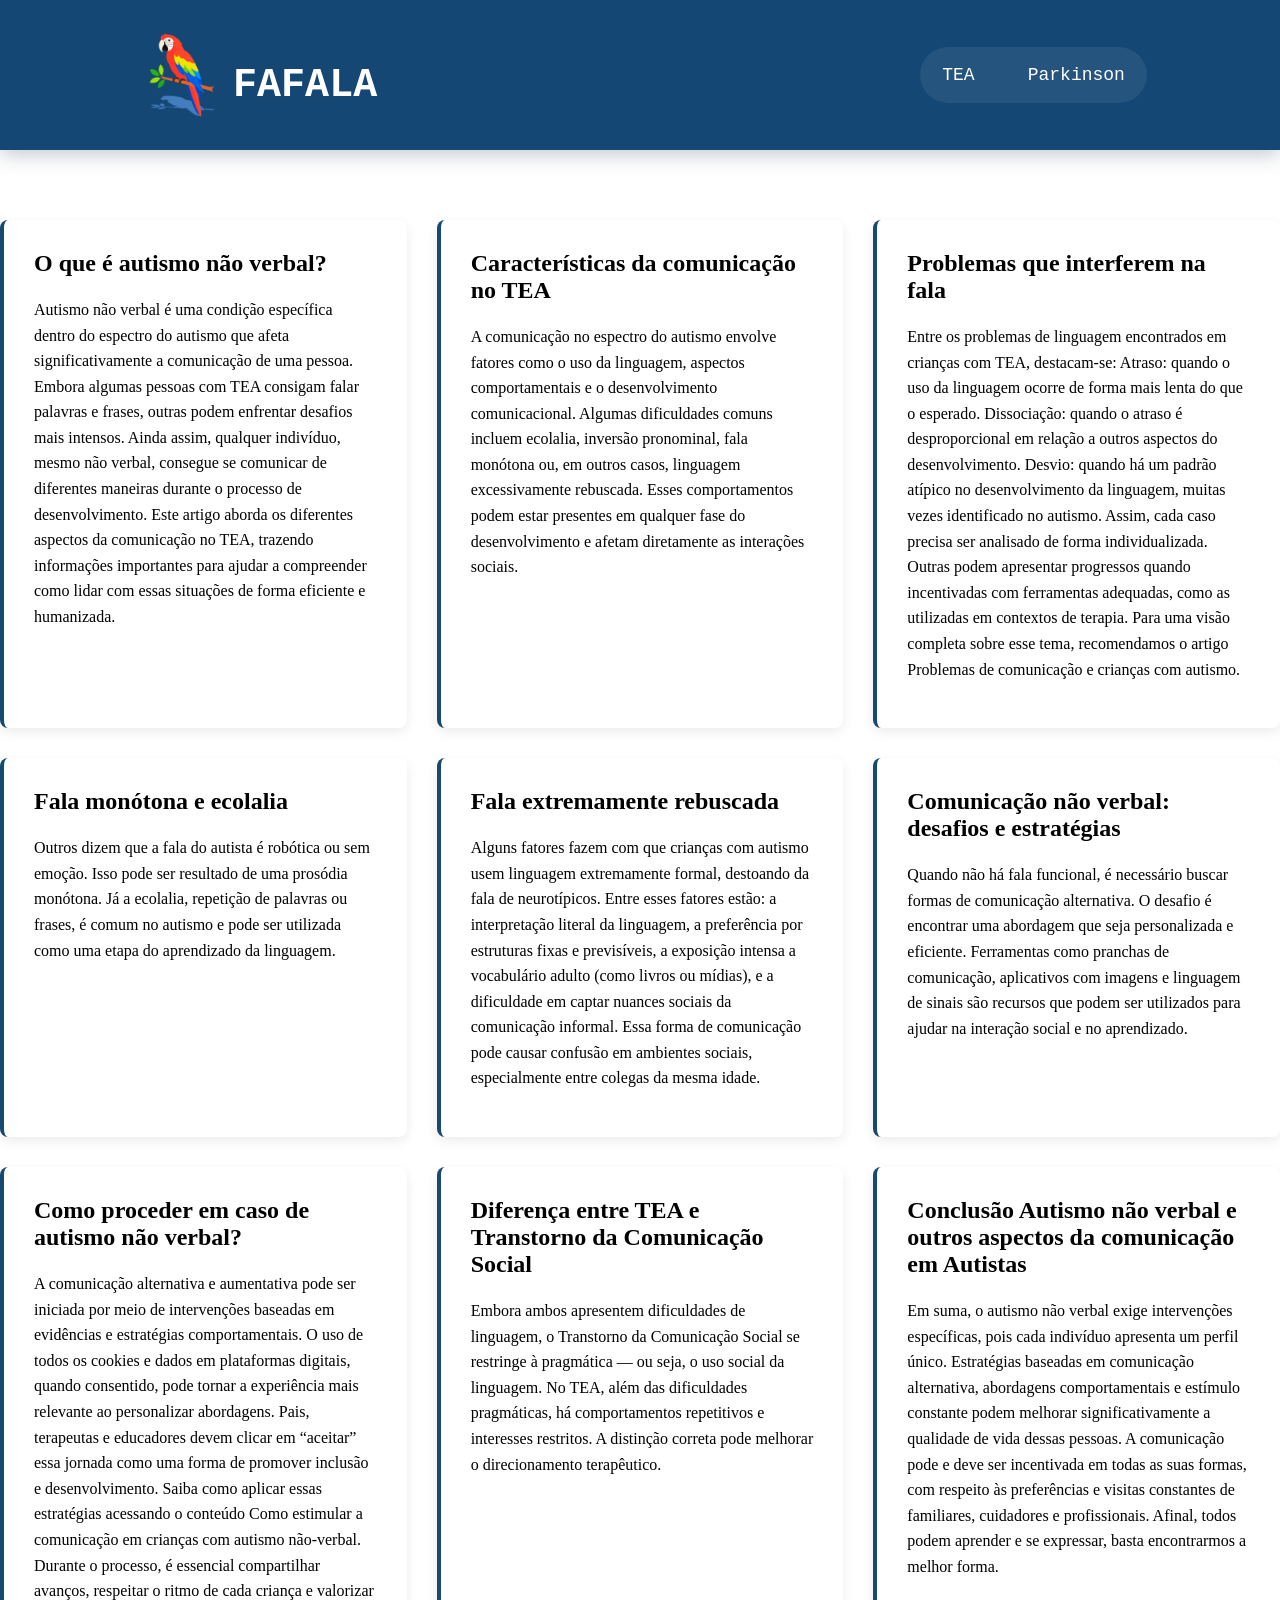
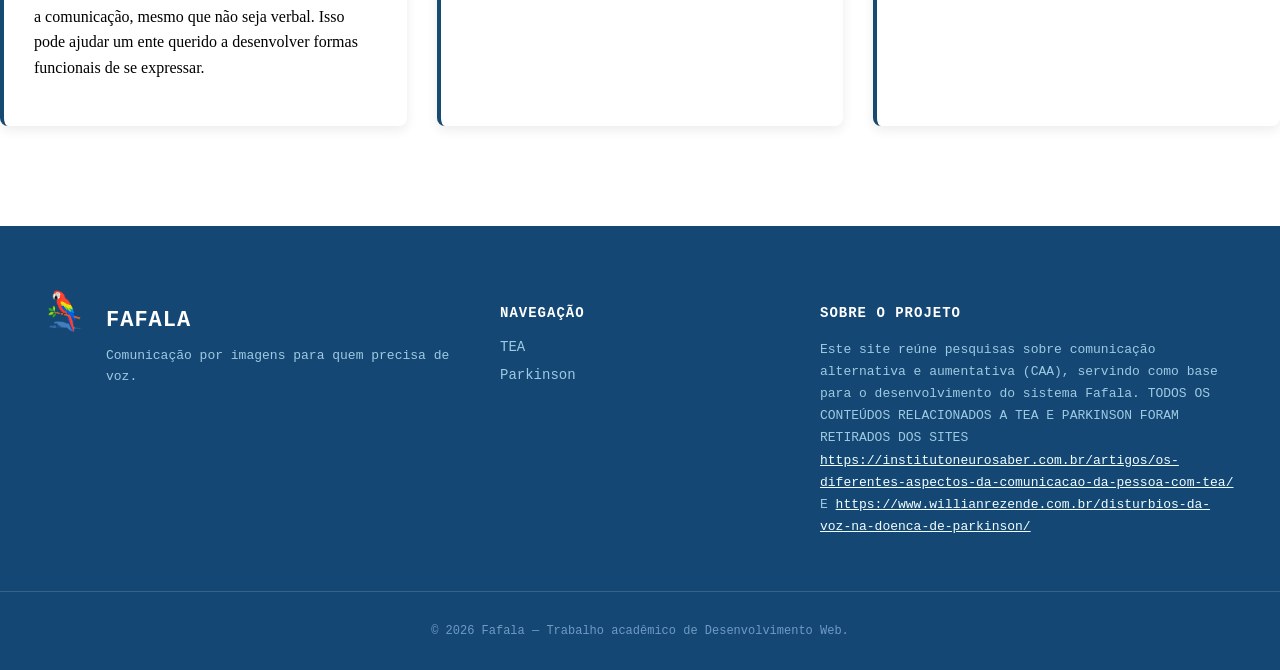
<file: index.html>
<!DOCTYPE html>
<html lang="en">
<head>
    <meta charset="UTF-8">
    <meta name="viewport" content="width=device-width, initial-scale=1.0">
    <link rel="stylesheet" href="tea.css">
    <title>FAFALA</title>
</head>
<body>
    <header>
    <div class="header-container">
      <div class="logo">
        <img src="papagaio.png" alt="">
      </div>
      <div class="titulo">
        <h1>FAFALA</h1>
      </div>
      <div class="navegacao">
        <nav>
          <a href="index.html">TEA</a>
          <a href="parkinson.html">Parkinson</a>
        </nav>
      </div>
    </div>
  </header>
    <section class="cards">
        <div class="card">
            <h2>O que é autismo não verbal?</h2>
            <p>
                Autismo não verbal é uma condição específica dentro do espectro do autismo que afeta significativamente a comunicação de uma pessoa. Embora algumas pessoas com TEA consigam falar palavras e frases, outras podem enfrentar desafios mais intensos. Ainda assim, qualquer indivíduo, mesmo não verbal, consegue se comunicar de diferentes maneiras durante o processo de desenvolvimento. Este artigo aborda os diferentes aspectos da comunicação no TEA, trazendo informações importantes para ajudar a compreender como lidar com essas situações de forma eficiente e humanizada.
            </p>
        </div>

        <div class="card">
            <h2>Características da comunicação no TEA</h2>
            <p>
                A comunicação no espectro do autismo envolve fatores como o uso da linguagem, aspectos comportamentais e o desenvolvimento comunicacional. Algumas dificuldades comuns incluem ecolalia, inversão pronominal, fala monótona ou, em outros casos, linguagem excessivamente rebuscada. Esses comportamentos podem estar presentes em qualquer fase do desenvolvimento e afetam diretamente as interações sociais.
            </p>
        </div>

        <div class="card">
            <h2>
                Problemas que interferem na fala
            </h2>
            <p>Entre os problemas de linguagem encontrados em crianças com TEA, destacam-se:
            Atraso: quando o uso da linguagem ocorre de forma mais lenta do que o esperado.
            Dissociação: quando o atraso é desproporcional em relação a outros aspectos do desenvolvimento.
            Desvio: quando há um padrão atípico no desenvolvimento da linguagem, muitas vezes identificado no autismo.
            Assim, cada caso precisa ser analisado de forma individualizada. Outras podem apresentar progressos quando incentivadas com ferramentas adequadas, como as utilizadas em contextos de terapia.

            Para uma visão completa sobre esse tema, recomendamos o artigo Problemas de comunicação e crianças com autismo.
            </p>
        </div>
        
        <div class="card">
        <h2>Fala monótona e ecolalia</h2> 
        <p>Outros dizem que a fala do autista é robótica ou sem emoção. Isso pode ser resultado de uma prosódia monótona. Já a ecolalia, repetição de palavras ou frases, é comum no autismo e pode ser utilizada como uma etapa do aprendizado da linguagem.</p>
        </div>
        
        <div class="card">
            <h2>Fala extremamente rebuscada</h2>
            <p>Alguns fatores fazem com que crianças com autismo usem linguagem extremamente formal, destoando da fala de neurotípicos. Entre esses fatores estão: a interpretação literal da linguagem, a preferência por estruturas fixas e previsíveis, a exposição intensa a vocabulário adulto (como livros ou mídias), e a dificuldade em captar nuances sociais da comunicação informal.

    Essa forma de comunicação pode causar confusão em ambientes sociais, especialmente entre colegas da mesma idade.</p>
        </div>

        <div class="card">
            <h2>Comunicação não verbal: desafios e estratégias</h2>
            <p>Quando não há fala funcional, é necessário buscar formas de comunicação alternativa. O desafio é encontrar uma abordagem que seja personalizada e eficiente. Ferramentas como pranchas de comunicação, aplicativos com imagens e linguagem de sinais são recursos que podem ser utilizados para ajudar na interação social e no aprendizado.</p>
        </div>

        <div class="card">
            <h2>Como proceder em caso de autismo não verbal?</h2>
            <p>A comunicação alternativa e aumentativa pode ser iniciada por meio de intervenções baseadas em evidências e estratégias comportamentais. O uso de todos os cookies e dados em plataformas digitais, quando consentido, pode tornar a experiência mais relevante ao personalizar abordagens. Pais, terapeutas e educadores devem clicar em “aceitar” essa jornada como uma forma de promover inclusão e desenvolvimento.

            Saiba como aplicar essas estratégias acessando o conteúdo Como estimular a comunicação em crianças com autismo não-verbal.

            Durante o processo, é essencial compartilhar avanços, respeitar o ritmo de cada criança e valorizar a comunicação, mesmo que não seja verbal. Isso pode ajudar um ente querido a desenvolver formas funcionais de se expressar.</p>
        </div>

        <div class="card">
            <h2>Diferença entre TEA e Transtorno da Comunicação Social</h2>
            <p>Embora ambos apresentem dificuldades de linguagem, o Transtorno da Comunicação Social se restringe à pragmática — ou seja, o uso social da linguagem. No TEA, além das dificuldades pragmáticas, há comportamentos repetitivos e interesses restritos. A distinção correta pode melhorar o direcionamento terapêutico.</p>
        </div>

        <div class="card">
            <h2>Conclusão Autismo não verbal e outros aspectos da comunicação em Autistas</h2>
            <p>Em suma, o autismo não verbal exige intervenções específicas, pois cada indivíduo apresenta um perfil único. Estratégias baseadas em comunicação alternativa, abordagens comportamentais e estímulo constante podem melhorar significativamente a qualidade de vida dessas pessoas. A comunicação pode e deve ser incentivada em todas as suas formas, com respeito às preferências e visitas constantes de familiares, cuidadores e profissionais. Afinal, todos podem aprender e se expressar, basta encontrarmos a melhor forma.</p>
        </div>
    </section>
    <footer>
    <div class="footer-container">
      <div class="footer-brand">
        <img src="papagaio.png" alt="Logo Fafala" class="footer-logo">
        <div>
          <h3>FAFALA</h3>
          <p>Comunicação por imagens para quem precisa de voz.</p>
        </div>
      </div>

      <div class="footer-links">
        <h4>Navegação</h4>
        <a href="index.html">TEA</a>
        <a href="parkinson.html">Parkinson</a>
      </div>

      <div class="footer-sobre">
        <h4>Sobre o projeto</h4>
        <p>Este site reúne pesquisas sobre comunicação alternativa e aumentativa (CAA), 
          servindo como base para o desenvolvimento do sistema Fafala.
        TODOS OS CONTEÚDOS RELACIONADOS A TEA E PARKINSON FORAM RETIRADOS 
        DOS SITES <a href="https://institutoneurosaber.com.br/artigos/os-diferentes-aspectos-da-comunicacao-da-pessoa-com-tea/">https://institutoneurosaber.com.br/artigos/os-diferentes-aspectos-da-comunicacao-da-pessoa-com-tea/</a>
      E <a href="https://www.willianrezende.com.br/disturbios-da-voz-na-doenca-de-parkinson/">https://www.willianrezende.com.br/disturbios-da-voz-na-doenca-de-parkinson/</a>
      </p>
    
      </div>
    </div>

    <div class="footer-bottom">
      <p>&copy; 2026 Fafala — Trabalho acadêmico de Desenvolvimento Web.</p>
    </div>
  </footer>
</body>
</html>
</file>
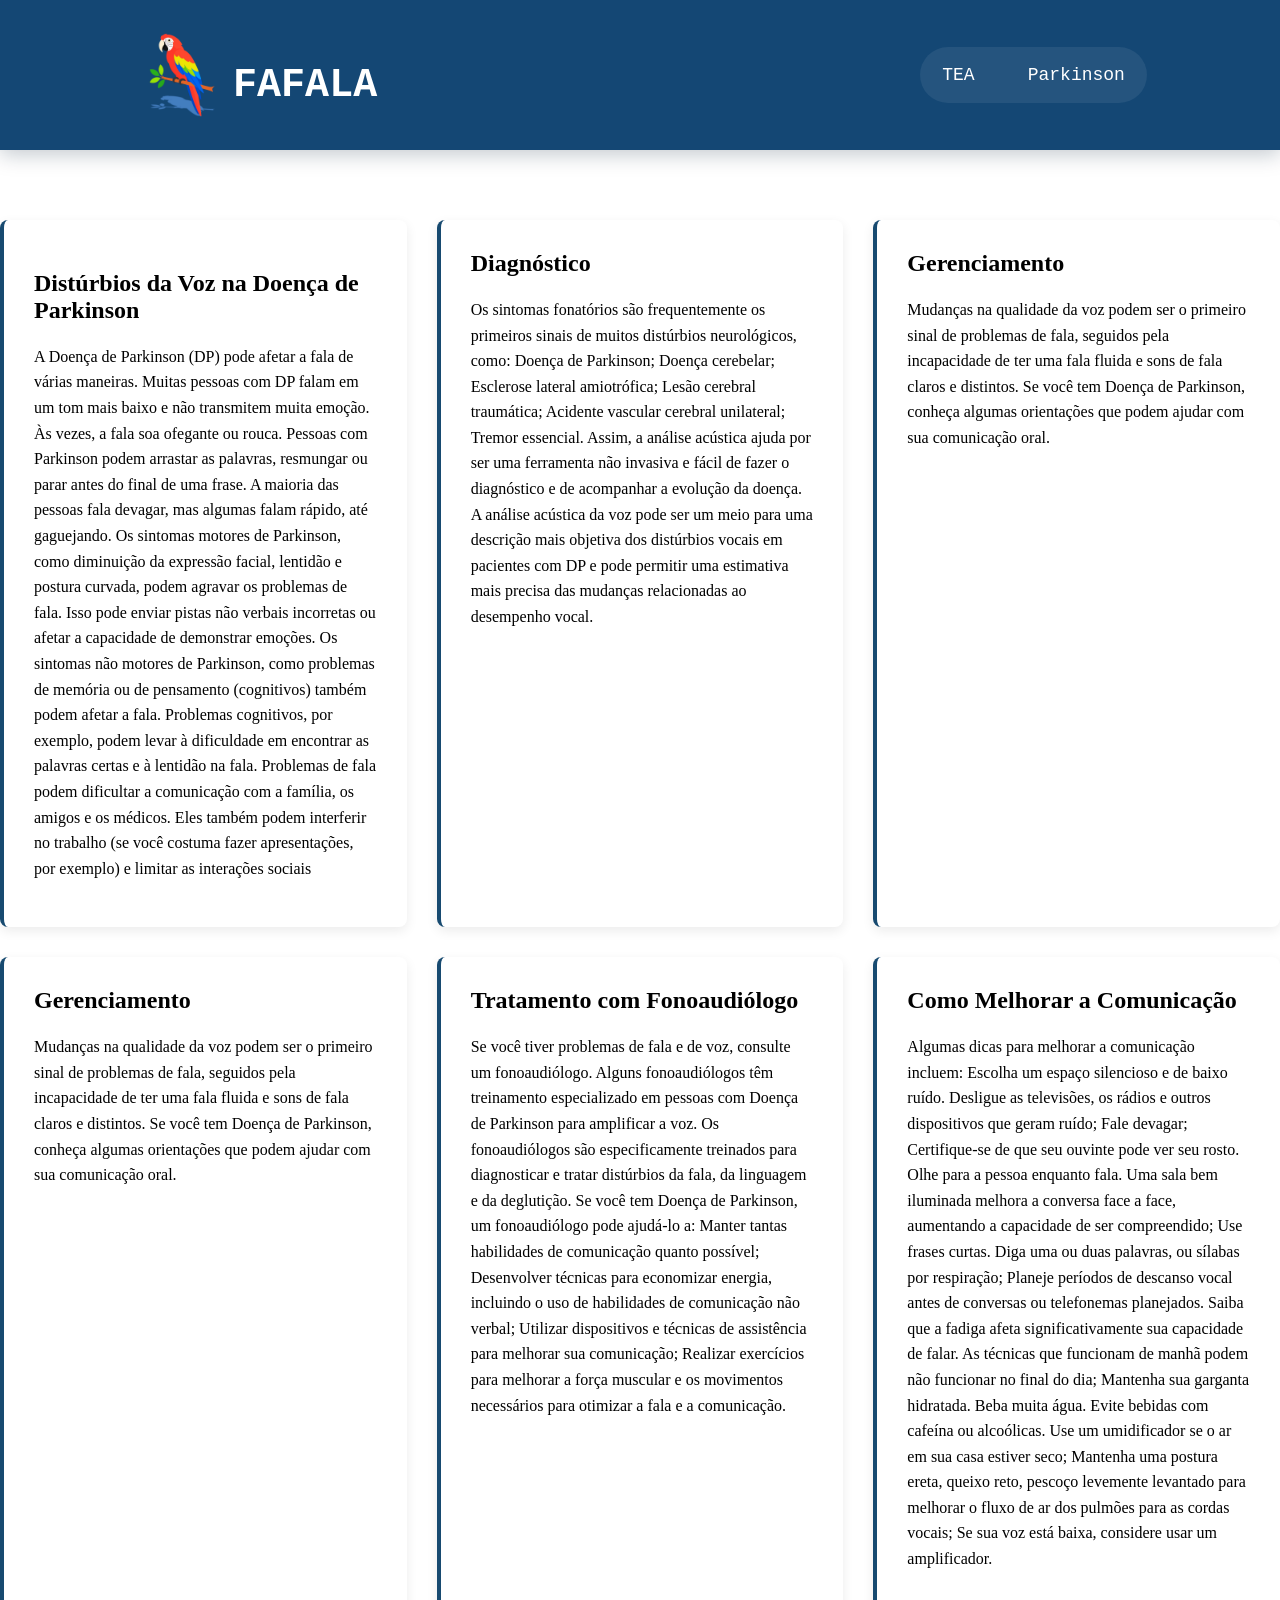
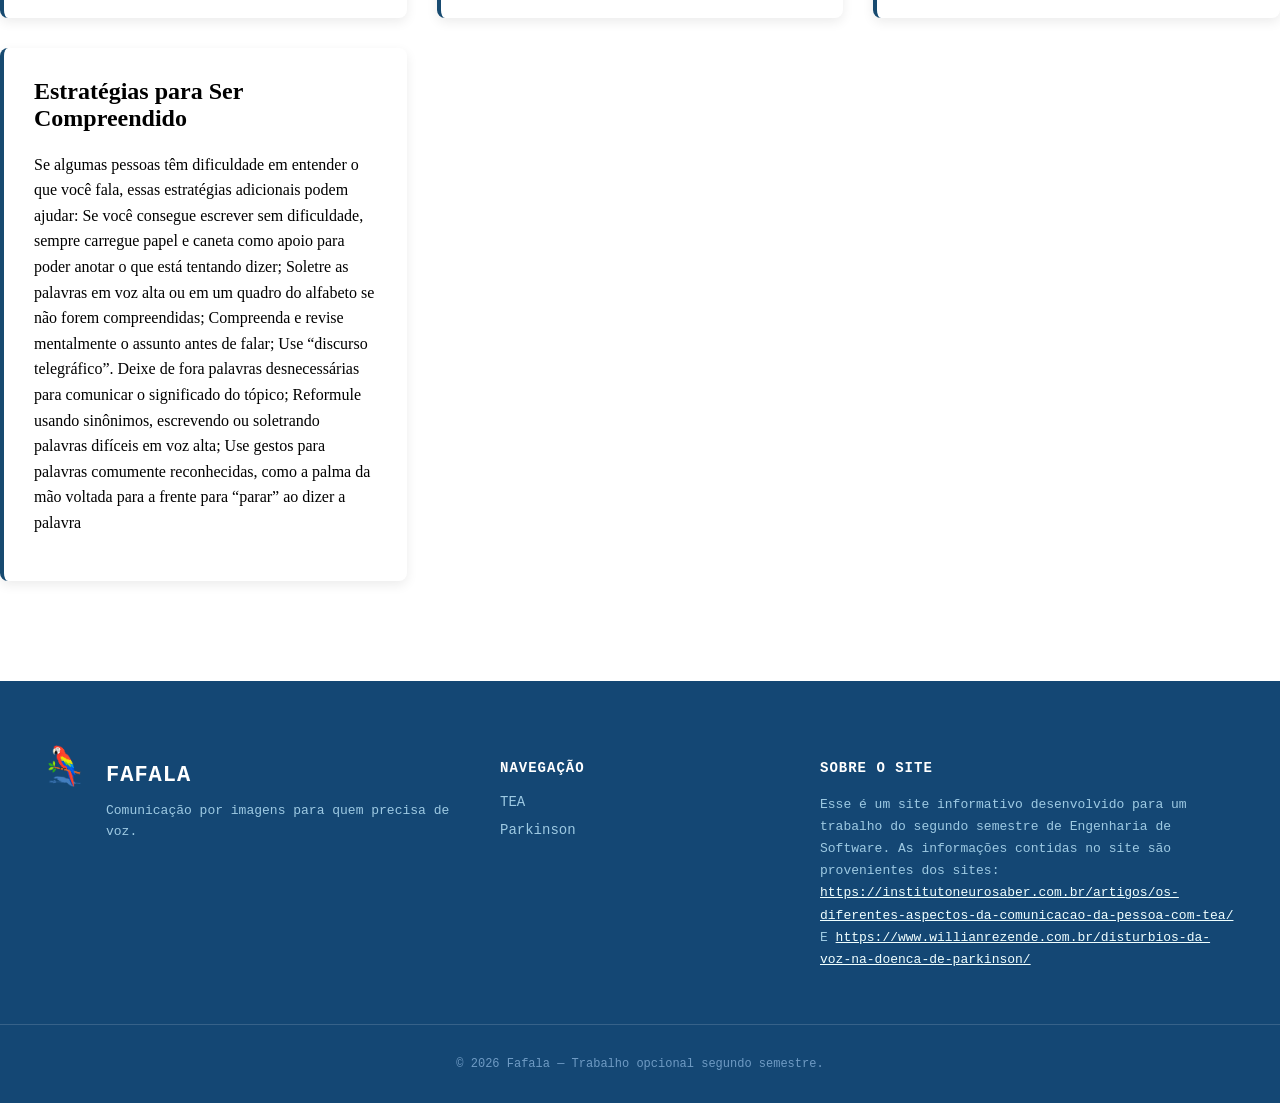
<file: parkinson.html>
<!DOCTYPE html>
<html lang="en">
<head>
    <meta charset="UTF-8">
    <meta name="viewport" content="width=device-width, initial-scale=1.0">
    <link rel="stylesheet" href="parkinson.css">
    <title>FAFALA</title>
</head>
<body>
    <header>
    <div class="header-container">
      <div class="logo">
        <img src="papagaio.png" alt="">
      </div>
      <div class="titulo">
        <h1>FAFALA</h1>
      </div>
      <div class="navegacao">
        <nav>
          <a href="index.html">TEA</a>
          <a href="parkinson.html">Parkinson</a>
        </nav>
      </div>
    </div>
  </header>
    <section class="cards">
        <div class="card">
        <h1>Distúrbios da Voz na Doença de Parkinson</h1>
        <p>A Doença de Parkinson (DP) pode afetar a fala de várias maneiras. Muitas pessoas com DP falam em um tom mais baixo e não transmitem muita emoção. Às vezes, a fala soa ofegante ou rouca.

    Pessoas com Parkinson podem arrastar as palavras, resmungar ou parar antes do final de uma frase. A maioria das pessoas fala devagar, mas algumas falam rápido, até gaguejando.

    Os sintomas motores de Parkinson, como diminuição da expressão facial, lentidão e postura curvada, podem agravar os problemas de fala. Isso pode enviar pistas não verbais incorretas ou afetar a capacidade de demonstrar emoções.

    Os sintomas não motores de Parkinson, como problemas de memória ou de pensamento (cognitivos) também podem afetar a fala. Problemas cognitivos, por exemplo, podem levar à dificuldade em encontrar as palavras certas e à lentidão na fala.

    Problemas de fala podem dificultar a comunicação com a família, os amigos e os médicos. Eles também podem interferir no trabalho (se você costuma fazer apresentações, por exemplo) e limitar as interações sociais</p>
        </div>
        <div class="card">
            <h2>
                Diagnóstico
            </h2>
            <p>
                Os sintomas fonatórios são frequentemente os primeiros sinais de muitos distúrbios neurológicos, como:

    Doença de Parkinson;
    Doença cerebelar;
    Esclerose lateral amiotrófica;
    Lesão cerebral traumática;
    Acidente vascular cerebral unilateral;
    Tremor essencial.
    Assim, a análise acústica ajuda por ser uma ferramenta não invasiva e fácil de fazer o diagnóstico e de acompanhar a evolução da doença.

    A análise acústica da voz pode ser um meio para uma descrição mais objetiva dos distúrbios vocais em pacientes com DP e pode permitir uma estimativa mais precisa das mudanças relacionadas ao desempenho vocal.
            </p>
        </div>
        <div class="card">
            <h2>Gerenciamento</h2>
            <p>Mudanças na qualidade da voz podem ser o primeiro sinal de problemas de fala, seguidos pela incapacidade de ter uma fala fluida e sons de fala claros e distintos.

    Se você tem Doença de Parkinson, conheça algumas orientações que podem ajudar com sua comunicação oral.</p>
        </div>

        <div class="card">
            <h2>Gerenciamento</h2>
            <p>Mudanças na qualidade da voz podem ser o primeiro sinal de problemas de fala, seguidos pela incapacidade de ter uma fala fluida e sons de fala claros e distintos.

    Se você tem Doença de Parkinson, conheça algumas orientações que podem ajudar com sua comunicação oral.</p>
        </div>
        <div class="card">
            <h2>Tratamento com Fonoaudiólogo</h2>
            <p>Se você tiver problemas de fala e de voz, consulte um fonoaudiólogo. Alguns fonoaudiólogos têm treinamento especializado em pessoas com Doença de Parkinson para amplificar a voz.

    Os fonoaudiólogos são especificamente treinados para diagnosticar e tratar distúrbios da fala, da linguagem e da deglutição. Se você tem Doença de Parkinson, um fonoaudiólogo pode ajudá-lo a:

    Manter tantas habilidades de comunicação quanto possível;
    Desenvolver técnicas para economizar energia, incluindo o uso de habilidades de comunicação não verbal;
    Utilizar dispositivos e técnicas de assistência para melhorar sua comunicação;
    Realizar exercícios para melhorar a força muscular e os movimentos necessários para otimizar a fala e a comunicação.</p>
        </div>

        <div class="card">
            <h2>Como Melhorar a Comunicação</h2>
            <p>Algumas dicas para melhorar a comunicação incluem:

    Escolha um espaço silencioso e de baixo ruído. Desligue as televisões, os rádios e outros dispositivos que geram ruído;
    Fale devagar;
    Certifique-se de que seu ouvinte pode ver seu rosto. Olhe para a pessoa enquanto fala. Uma sala bem iluminada melhora a conversa face a face, aumentando a capacidade de ser compreendido;
    Use frases curtas. Diga uma ou duas palavras, ou sílabas por respiração;
    Planeje períodos de descanso vocal antes de conversas ou telefonemas planejados. Saiba que a fadiga afeta significativamente sua capacidade de falar. As técnicas que funcionam de manhã podem não funcionar no final do dia;
    Mantenha sua garganta hidratada. Beba muita água. Evite bebidas com cafeína ou alcoólicas. Use um umidificador se o ar em sua casa estiver seco;
    Mantenha uma postura ereta, queixo reto, pescoço levemente levantado para melhorar o fluxo de ar dos pulmões para as cordas vocais;
    Se sua voz está baixa, considere usar um amplificador.</p>
        </div>

        <div class="card">
            <h2>
                Estratégias para Ser Compreendido
            </h2>
            <p>Se algumas pessoas têm dificuldade em entender o que você fala, essas estratégias adicionais podem ajudar:

    Se você consegue escrever sem dificuldade, sempre carregue papel e caneta como apoio para poder anotar o que está tentando dizer;
    Soletre as palavras em voz alta ou em um quadro do alfabeto se não forem compreendidas;
    Compreenda e revise mentalmente o assunto antes de falar;
    Use “discurso telegráfico”. Deixe de fora palavras desnecessárias para comunicar o significado do tópico;
    Reformule usando sinônimos, escrevendo ou soletrando palavras difíceis em voz alta;
    Use gestos para palavras comumente reconhecidas, como a palma da mão voltada para a frente para “parar” ao dizer a palavra</p>
        </div>
    </section>
      <footer>
    <div class="footer-container">
      <div class="footer-brand">
        <img src="papagaio.png" alt="Logo Fafala" class="footer-logo">
        <div>
          <h3>FAFALA</h3>
          <p>Comunicação por imagens para quem precisa de voz.</p>
        </div>
      </div>

      <div class="footer-links">
        <h4>Navegação</h4>
        <a href="index.html">TEA</a>
        <a href="parkinson.html">Parkinson</a>
      </div>

      <div class="footer-sobre">
        <h4>Sobre o site</h4>
        <p>Esse é um site informativo desenvolvido para um trabalho do segundo semestre de Engenharia de Software. As informações contidas no site são provenientes dos sites: <a href="https://institutoneurosaber.com.br/artigos/os-diferentes-aspectos-da-comunicacao-da-pessoa-com-tea/">https://institutoneurosaber.com.br/artigos/os-diferentes-aspectos-da-comunicacao-da-pessoa-com-tea/</a>
      E <a href="https://www.willianrezende.com.br/disturbios-da-voz-na-doenca-de-parkinson/">https://www.willianrezende.com.br/disturbios-da-voz-na-doenca-de-parkinson/</a> </p>
      </div>
    </div>

    <div class="footer-bottom">
      <p>&copy; 2026 Fafala — Trabalho opcional segundo semestre.</p>
    </div>
  </footer>
</body>
</html>
</file>
<file: tea.css>
/* HEADER */
body {
    margin: 0;
    padding: 0;
}
header {
    position: fixed;
    top: 0;
    left: 0;
    width: 100%;
    height: 150px;
    padding: 20px 5%;
    box-sizing: border-box;
    background-color: #144774;
    z-index: 1000;
    box-shadow: 0 4px 20px rgba(9, 33, 56, 0.25);
}

.header-container {
  width: 100%;
  height: 100%;
  display: flex;
  align-items: center;
  padding: 0 6%;
  box-sizing: border-box;
}

/* LOGO */

.logo {
  width: 100px;
  flex-shrink: 0;
}

.logo img {
  width: 100%;
  height: auto;
  display: block;
}

/* TÍTULO */

.titulo {
  width: 1050px;
  flex-shrink: 0;
  flex: 1;
}

.titulo h1 {
  color: white;
  font-size: 40px;
  font-weight: 700;
  margin-bottom: 5px;
  font-family: "IBM Plex Mono", monospace;
}

.titulo h2 {
  color: #9ecae3;
  font-size: 15px;
  font-weight: 400;
  font-family: "IBM Plex Mono", monospace;
}

/* NAVEGAÇÃO */
.navegacao {
    margin-left: auto;
}
.navegacao nav {
  display: flex;
  align-items: center;
  gap: 25px;
  background: rgba(255, 255, 255, 0.07);
  border-radius: 999px;
  padding: 8px;
}

.navegacao a {
  display: flex;
  align-items: center;
  justify-content: center;
  color: white;
  text-decoration: none;
  font-size: 18px;
  font-weight: 500;
  padding: 10px 14px;
  border-radius: 999px;
  transition: 0.2s;
  font-family: "IBM Plex Mono", monospace;
}

.navegacao a:hover {
  background-color: #336fa5;
}

.cards {
    display: grid;
    grid-template-columns:  1fr 1fr 1fr;
    gap: 30px;
    max-width: 1400px;
    margin: 220px auto 50px;
}
.card {
    background-color: white;
    padding: 30px;
    border-radius: 8px;
    border-left: 4px solid #174a70;
    box-shadow: 0 4px 12px rgba(0, 0, 0, 0.08);
}
.card h2 {
    margin-top: 0;
}
.card p {
    line-height: 1.6;
}
footer {
  background-color: #144774;
  color: #d6e6f0;
  margin-top: 100px;
  font-family: "IBM Plex Mono", monospace;
}

.footer-container {
  max-width: 1200px;
  margin: 0 auto;
  padding: 60px 40px 40px;
  display: grid;
  grid-template-columns: 1.5fr 1fr 1.5fr;
  gap: 40px;
}

/* Marca */
.footer-brand {
  display: flex;
  align-items: flex-start;
  gap: 16px;
}

.footer-logo {
  width: 50px;
  height: auto;
  flex-shrink: 0;
}

.footer-brand h3 {
  color: white;
  font-size: 22px;
  margin-bottom: 8px;
  letter-spacing: 1px;
}

.footer-brand p {
  font-size: 13px;
  color: #9ecae3;
  margin-right: 10px;
  line-height: 1.6;
}

/* Links */
.footer-links h4,
.footer-sobre h4 {
  color: white;
  font-size: 14px;
  text-transform: uppercase;
  letter-spacing: 1px;
  margin-bottom: 18px;
}

.footer-links {
  display: flex;
  flex-direction: column;
}

.footer-links a {
  color: #9ecae3;
  text-decoration: none;
  font-size: 14px;
  margin-bottom: 12px;
  transition: 0.2s;
  width: fit-content;
}

.footer-links a:hover {
  color: white;
  padding-left: 4px;
}

.footer-sobre p {
  font-size: 13px;
  color: #9ecae3;
  line-height: 1.7;
}

.footer-bottom {
  border-top: 1px solid rgba(255, 255, 255, 0.15);
  padding: 20px 40px;
  text-align: center;
}

.footer-bottom p {
  font-size: 12px;
  color: #6f9bc4;
}

@media (max-width: 700px) {
  .footer-container {
    grid-template-columns: 1fr;
    text-align: center;
  }

  .footer-brand {
    flex-direction: column;
    align-items: center;
  }

  .footer-links a {
    margin: 0 auto 12px;
  }
}
a {
  color: azure;
}
</file>
<file: parkinson.css>
/* HEADER */
body {
    margin: 0;
    padding: 0;
}
header {
    position: fixed;
    top: 0;
    left: 0;
    width: 100%;
    height: 150px;
    padding: 20px 5%;
    box-sizing: border-box;
    background-color: #144774;
    z-index: 1000;
    box-shadow: 0 4px 20px rgba(9, 33, 56, 0.25);
}

.header-container {
  width: 100%;
  height: 100%;
  display: flex;
  align-items: center;
  padding: 0 6%;
  box-sizing: border-box;
}

/* LOGO */

.logo {
  width: 100px;
  flex-shrink: 0;
}

.logo img {
  width: 100%;
  height: auto;
  display: block;
}

/* TÍTULO */

.titulo {
  width: 1050px;
  flex-shrink: 0;
  flex: 1;
}

.titulo h1 {
  color: white;
  font-size: 40px;
  font-weight: 700;
  margin-bottom: 5px;
  font-family: "IBM Plex Mono", monospace;
}

.titulo h2 {
  color: #9ecae3;
  font-size: 15px;
  font-weight: 400;
  font-family: "IBM Plex Mono", monospace;
}

/* NAVEGAÇÃO */
.navegacao {
    margin-left: auto;
}
.navegacao nav {
  display: flex;
  align-items: center;
  gap: 25px;
  background: rgba(255, 255, 255, 0.07);
  border-radius: 999px;
  padding: 8px;
}

.navegacao a {
  display: flex;
  align-items: center;
  justify-content: center;
  color: white;
  text-decoration: none;
  font-size: 18px;
  font-weight: 500;
  padding: 10px 14px;
  border-radius: 999px;
  transition: 0.2s;
  font-family: "IBM Plex Mono", monospace;
}

.navegacao a:hover {
  background-color: #336fa5;
}

.cards {
    display: grid;
    grid-template-columns:  1fr 1fr 1fr;
    gap: 30px;
    max-width: 1400px;
    margin: 220px auto 50px;
}
.card {
    background-color: white;
    padding: 30px;
    border-radius: 8px;
    border-left: 4px solid #174a70;
    box-shadow: 0 4px 12px rgba(0, 0, 0, 0.08);
}
.card h2 {
    margin-top: 0;
}
.card p {
    line-height: 1.6;
}
footer {
  background-color: #144774;
  color: #d6e6f0;
  margin-top: 100px;
  font-family: "IBM Plex Mono", monospace;
}

.footer-container {
  max-width: 1200px;
  margin: 0 auto;
  padding: 60px 40px 40px;
  display: grid;
  grid-template-columns: 1.5fr 1fr 1.5fr;
  gap: 40px;
}

/* Marca */
.footer-brand {
  display: flex;
  align-items: flex-start;
  gap: 16px;
}

.footer-logo {
  width: 50px;
  height: auto;
  flex-shrink: 0;
}

.footer-brand h3 {
  color: white;
  font-size: 22px;
  margin-bottom: 8px;
  letter-spacing: 1px;
}

.footer-brand p {
  font-size: 13px;
  color: #9ecae3;
  margin-right: 10px;
  line-height: 1.6;
}

/* Links */
.footer-links h4,
.footer-sobre h4 {
  color: white;
  font-size: 14px;
  text-transform: uppercase;
  letter-spacing: 1px;
  margin-bottom: 18px;
}

.footer-links {
  display: flex;
  flex-direction: column;
}

.footer-links a {
  color: #9ecae3;
  text-decoration: none;
  font-size: 14px;
  margin-bottom: 12px;
  transition: 0.2s;
  width: fit-content;
}

.footer-links a:hover {
  color: white;
  padding-left: 4px;
}

.footer-sobre p {
  font-size: 13px;
  color: #9ecae3;
  line-height: 1.7;
}

.footer-bottom {
  border-top: 1px solid rgba(255, 255, 255, 0.15);
  padding: 20px 40px;
  text-align: center;
}

.footer-bottom p {
  font-size: 12px;
  color: #6f9bc4;
}

@media (max-width: 700px) {
  .footer-container {
    grid-template-columns: 1fr;
    text-align: center;
  }

  .footer-brand {
    flex-direction: column;
    align-items: center;
  }

  .footer-links a {
    margin: 0 auto 12px;
  }
}
a {
  color: azure;
}
</file>
